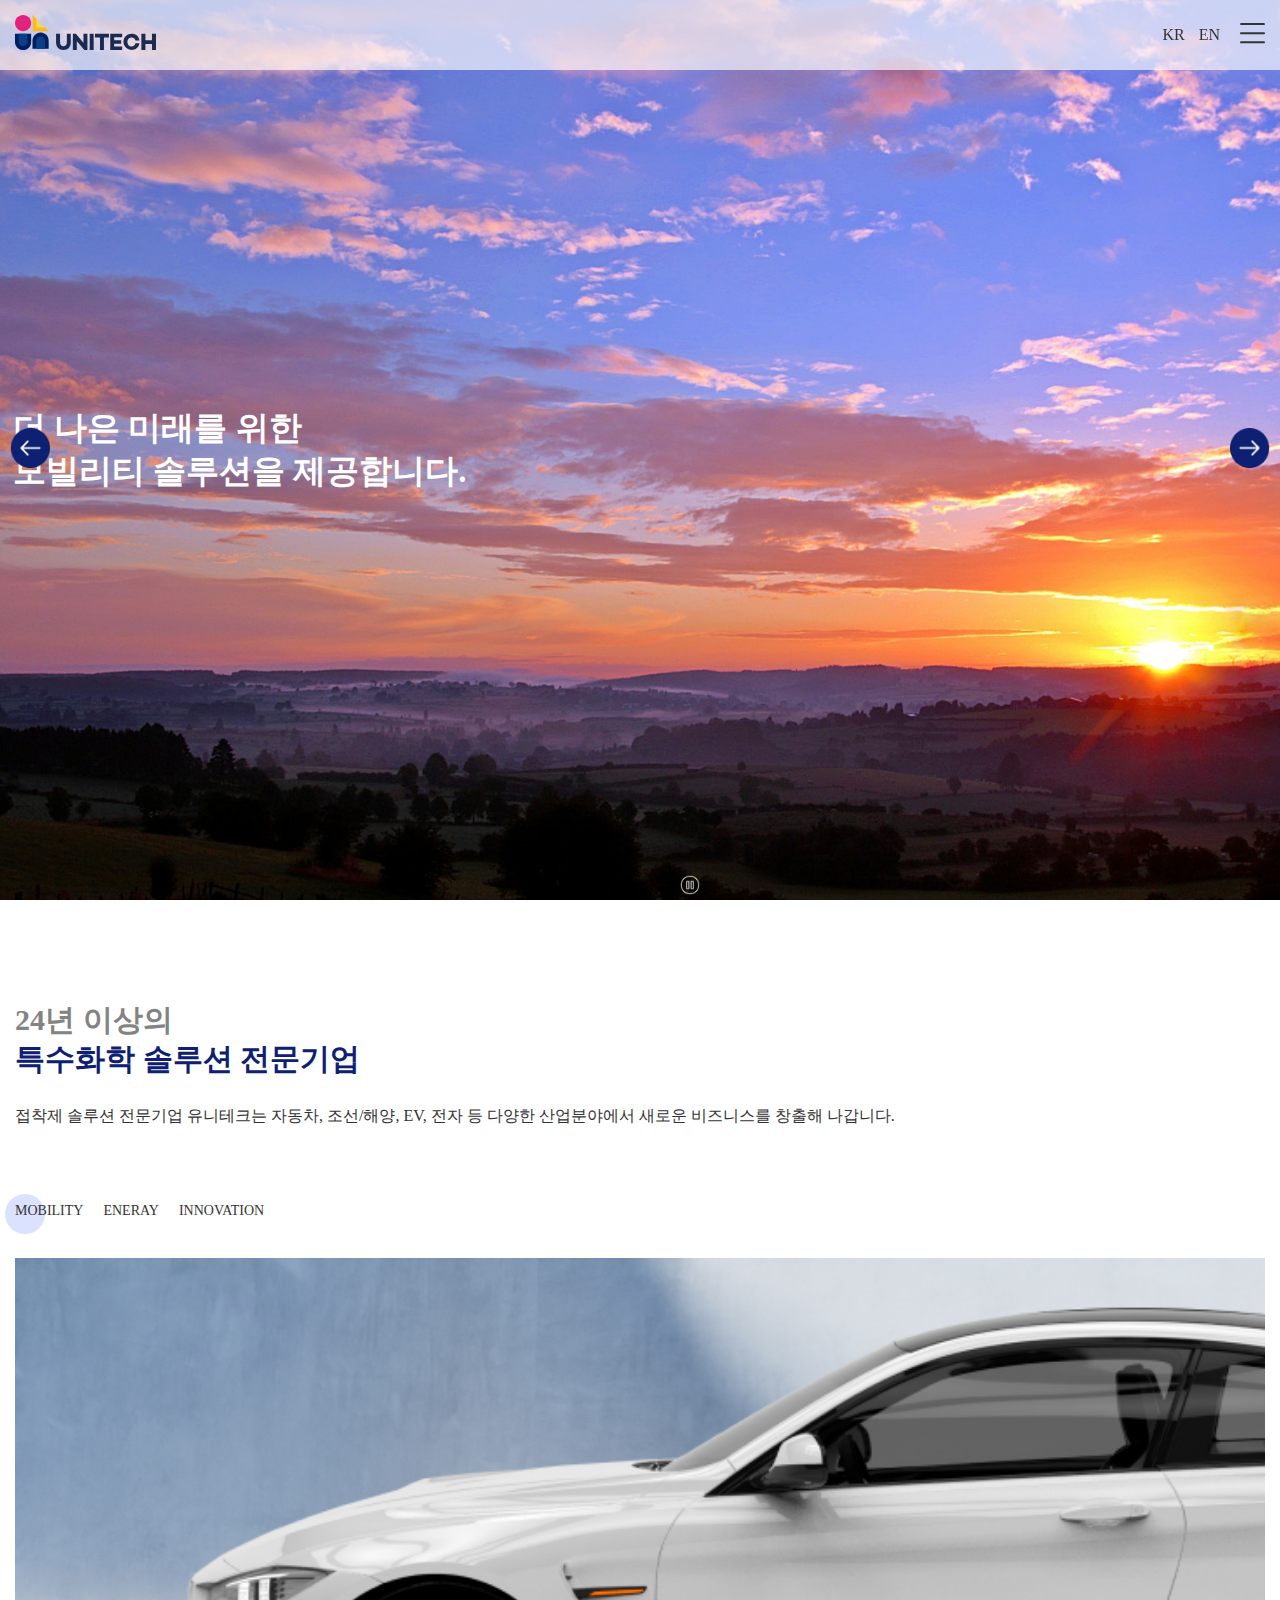
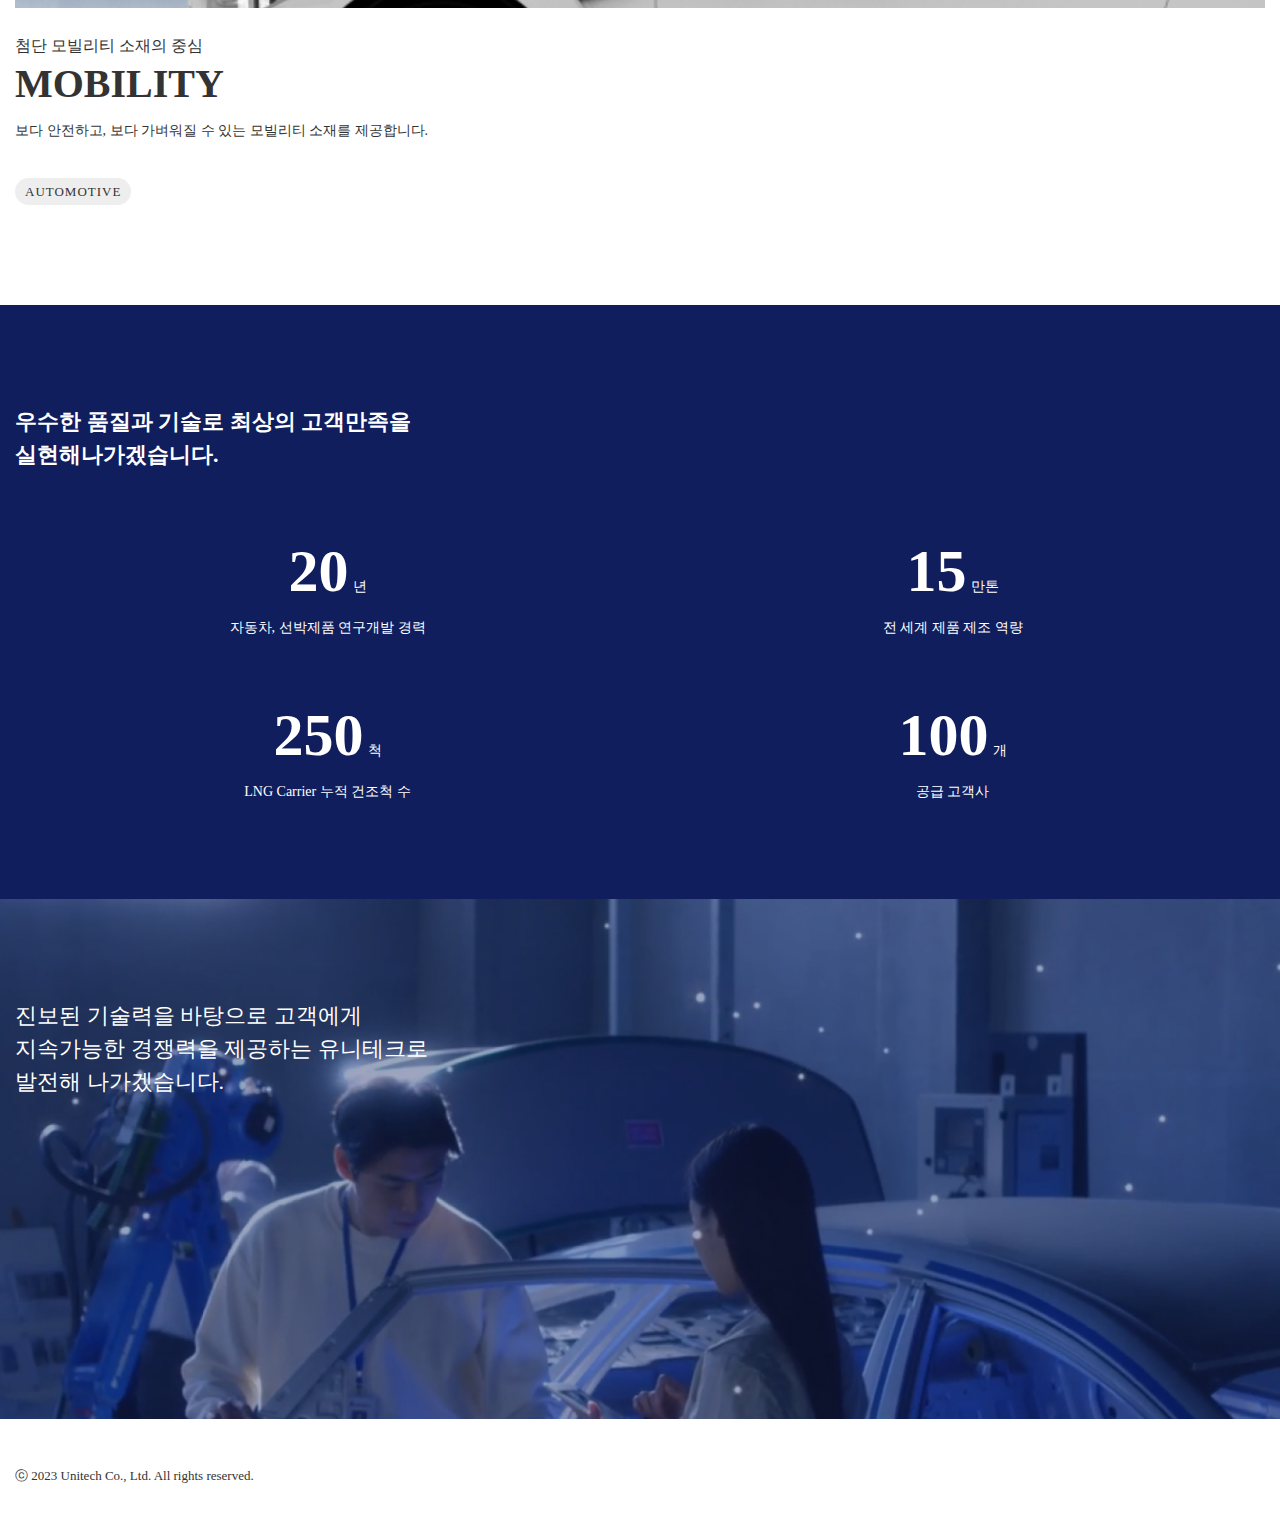
<file: unitech/html/index.html>
<!DOCTYPE html>
<html lang="ko">

<head>
    <meta charset="UTF-8">
    <meta http-equiv="X-UA-Compatible" content="IE=edge">
    <meta name="viewport" content="width=device-width, initial-scale=1.0">
    <title>유니테크</title>
    <!-- Link Swiper's CSS -->
    <link rel="stylesheet" href="https://cdn.jsdelivr.net/npm/swiper@9/swiper-bundle.min.css" />
    <link href="css/유니테크실습.css" rel="stylesheet">

    <!-- jquery -->
    <script src="https://cdnjs.cloudflare.com/ajax/libs/jquery/3.6.4/jquery.min.js"
        integrity="sha512-pumBsjNRGGqkPzKHndZMaAG+bir374sORyzM3uulLV14lN5LyykqNk8eEeUlUkB3U0M4FApyaHraT65ihJhDpQ=="
        crossorigin="anonymous" referrerpolicy="no-referrer"></script>

    <!-- Swiper JS -->
    <script src="https://cdn.jsdelivr.net/npm/swiper@9/swiper-bundle.min.js"></script>

    <script>
        $(function () {
            var swiper = new Swiper(".mySwiper", {
                spaceBetween: 30,
                centeredSlides: true,
                autoplay: {
                    delay: 2500,
                    disableOnInteraction: false,
                },
                pagination: {
                    el: ".swiper-pagination",
                    clickable: true,
                },
                navigation: {
                    nextEl: ".swiper-button-next",
                    prevEl: ".swiper-button-prev",
                },
            });//swiper end

            $('.swiper-play').click(function () {
                swiper.autoplay.start();
            })
        

    
            let cont01 = document.getElementsByClassName('cont01')[0];
            let menuBtn = cont01.getElementsByTagName('li');
            let cont01List = cont01.getElementsByClassName('item');
            let title = cont01.getElementsByClassName('title')[0];
            let cont02 = document.getElementsByClassName('cont02')[0];
            let h3 = cont02.getElementsByTagName('h3')[0];
            for (let i = 0; i < menuBtn.length; i++) {
                menuBtn[i].onclick = function () {
                    //menuBtn에 [i]를 붙이는 이유:
                    //menuBtn에 해당하는 i가 여러개라서 지정해줘야함
                    cont01List[0].classList.remove('on')
                    cont01List[1].classList.remove('on')
                    cont01List[2].classList.remove('on')

                    cont01List[i].classList.add('on')

                    menuBtn[0].classList.remove('on')
                    menuBtn[1].classList.remove('on')
                    menuBtn[2].classList.remove('on')

                    menuBtn[i].classList.add('on')
                }
            }
            let play = document.getElementsByClassName('swiper-play')[0];
            let stop = document.getElementsByClassName('swiper-stop')[0];
            play.style.display = 'none';
            stop.onclick = function () {
                swiper.autoplay.stop();
                if(play.style.display == 'none') {
                    play.style.display = 'block';
                    stop.style.display = 'none';
                }
                play.onclick = function () {
                    swiper.autoplay.start();
                    if(stop.style.display == 'none') {
                        stop.style.display = 'block';
                        play.style.display = 'none';
                    }
                }
            }
            //cont01 title
            window.onscroll = function () {
                let scrollBar = window.scrollY;
                console.log(scrollBar);
                console.log(title.offsetTop); 
                //console은 테스트하는거 의미X 
                // 스크롤바, offsettop수치 확인하는것
                if (cont01.offsetTop / 2 < scrollBar) {
                    title.classList.add('on');
                } else {
                    title.classList.remove('on');
                }
            
                if (cont02.offsetTop / 2 < scrollBar) {
                    h3.classList.add('on');
                } else {
                    h3.classList.remove('on');
                }
                 
            }
            
      
    })

    </script>
</head>

<body>
    <header>
        <div class="inner">
            <h1>
                <a href="#">
                    <img src="img/logo_color.svg" alt="로고" />
                </a>
            </h1>
            <div class="menu_list">
                <div class="menu_left">
                    <a href="#">KR</a>
                    <a href="#">EN</a>
                </div><!-- .menu_left end -->
                <a href="#">
                    <img src="img/menu.png" alt="메뉴 아이콘" />
                </a>
            </div><!-- .menu_list end -->
        </div><!-- .inner end -->
    </header>

    <main>
        <!-- Swiper -->
        <div class="swiper mySwiper">
            <div class="swiper-wrapper">
                <div class="swiper-slide">
                    <img src="img/img1.jpg" alt="" />
                    <div class="inner">
                        <h2>
                            더 나은 미래를 위한<br />
                            모빌리티 솔루션을 제공합니다.
                        </h2>
                    </div><!-- .inner end -->
                </div><!-- .swiper-slide end / 1-->
                <div class="swiper-slide">
                    <img src="img/img2.jpg" alt="" />
                    <div class="inner">
                        <h2>
                            더 나은 미래를 위한<br />
                            모빌리티 솔루션을 제공합니다.
                        </h2>
                    </div><!-- .inner end -->
                </div><!-- .swiper-slide end / 2-->
                <div class="swiper-slide">
                    <img src="img/img3.jpg" alt="" />
                    <div class="inner">
                        <h2>
                            더 나은 미래를 위한<br />
                            모빌리티 솔루션을 제공합니다.
                        </h2>
                    </div><!-- .inner end -->
                </div><!-- .swiper-slide end / 3-->

            </div>
            <div class="swiper-button-next"></div>
            <div class="swiper-button-prev"></div>
            <div class="swiper-pagination"></div>

            <!-- 정지 재생 추가 -->
            <div class="swiper_control">
                <div class="swiper-play">
                    <img src="img/play.png" alt="재생" />
                </div><!-- swiper-play end -->
                <div class="swiper-stop">
                    <img src="img/stop.png" alt="정지" />
                </div><!-- swiper-stop end -->
            </div><!-- .swiper_control end -->
        </div>
    </main>

    <section class="cont01">
        <div class="inner">
            <div class="title on">
                <h3><span>24년 이상의</span>
                    특수화학 솔루션 전문기업</h3>
                <p>접착제 솔루션 전문기업 유니테크는 자동차, 조선/해양, EV, 전자 등 다양한 산업분야에서 새로운 비즈니스를 창출해 나갑니다.</p>
            </div><!-- .title end -->
            <div class="list">
                <ul class="menu">
                    <li class="on">MOBILITY</li>
                    <li>ENERAY</li>
                    <li>INNOVATION</li>
                </ul><!-- .menu end -->
                <div class="item on">
                    <figure>
                        <img src="img/img4.jpg" alt="" />
                    </figure>
                    <div>
                        <span>
                            첨단 모빌리티 소재의 중심
                        </span>
                        <h4>MOBILITY</h4>
                        <p>보다 안전하고, 보다 가벼워질 수 있는 모빌리티 소재를 제공합니다.</p>
                        <a href="#">AUTOMOTIVE</a>
                    </div>
                </div><!-- .item end 1-->
                <div class="item">
                    <figure>
                        <img src="img/img5.jpg" alt="" />
                    </figure>
                    <div>
                        <span>
                            지속가능한 에너지 솔루션
                        </span>
                        <h4>ENERGY</h4>
                        <p>독창적인 기술력과 우수한 품질로 지속가능한 에너지 솔루션을 제안합니다.
                        </p>
                        <a href="#">LNG CARRIER</a>
                        <a href="#">BATTERY</a>
                    </div>
                </div><!-- .item end 2-->
                <div class="item">
                    <figure>
                        <img src="img/img6.jpg" alt="" />
                    </figure>
                    <div>
                        <span>
                            미래 혁신 소재 구현
                        </span>
                        <h4>INNOVATION</h4>
                        <p>극한의 환경에도 적용할 수 있는 첨단 접착 소재를 구현합니다.</p>
                        <a href="#">ELECTRONICS</a>
                        <a href="#">AEROSPACE</a>
                    </div>
                </div><!-- .item end 3-->
            </div><!-- .list end -->


        </div><!-- .inner end -->
    </section><!-- .cont01 end -->
    <section class="cont02">
        <div class="inner">
            <h3 class="on">우수한 품질과 기술로 최상의 고객만족을<br />
                실현해나가겠습니다.</h3>
            <div class="text_list">
                <div>
                    <strong>20</strong>
                    <span>년</span>
                    <p>자동차, 선박제품 연구개발 경력</p>
                </div>
                <div>
                    <strong>15</strong>
                    <span>만톤</span>
                    <p>전 세계 제품 제조 역량</p>
                </div>
                <div>
                    <strong>250</strong>
                    <span>척</span>
                    <p>LNG Carrier 누적 건조척 수</p>
                </div>
                <div>
                    <strong>100</strong>
                    <span>개</span>
                    <p>공급 고객사</p>
                </div>

            </div><!-- .text_list end -->
        </div><!-- .inner end -->
        <div class="text_end">
            <p>진보된 기술력을 바탕으로 고객에게<br />
                지속가능한 경쟁력을 제공하는 유니테크로<br />
                발전해 나가겠습니다.</p>
        </div><!-- .text_end end -->

    </section><!-- .cont02 end -->
    <footer>
        <div class="inner">
            <p>ⓒ 2023 Unitech Co., Ltd. All rights reserved.</p>
        </div>
    </footer>
</body>

</html>
<!-- https://jwebdew.github.io/20230418/# -->
</file>
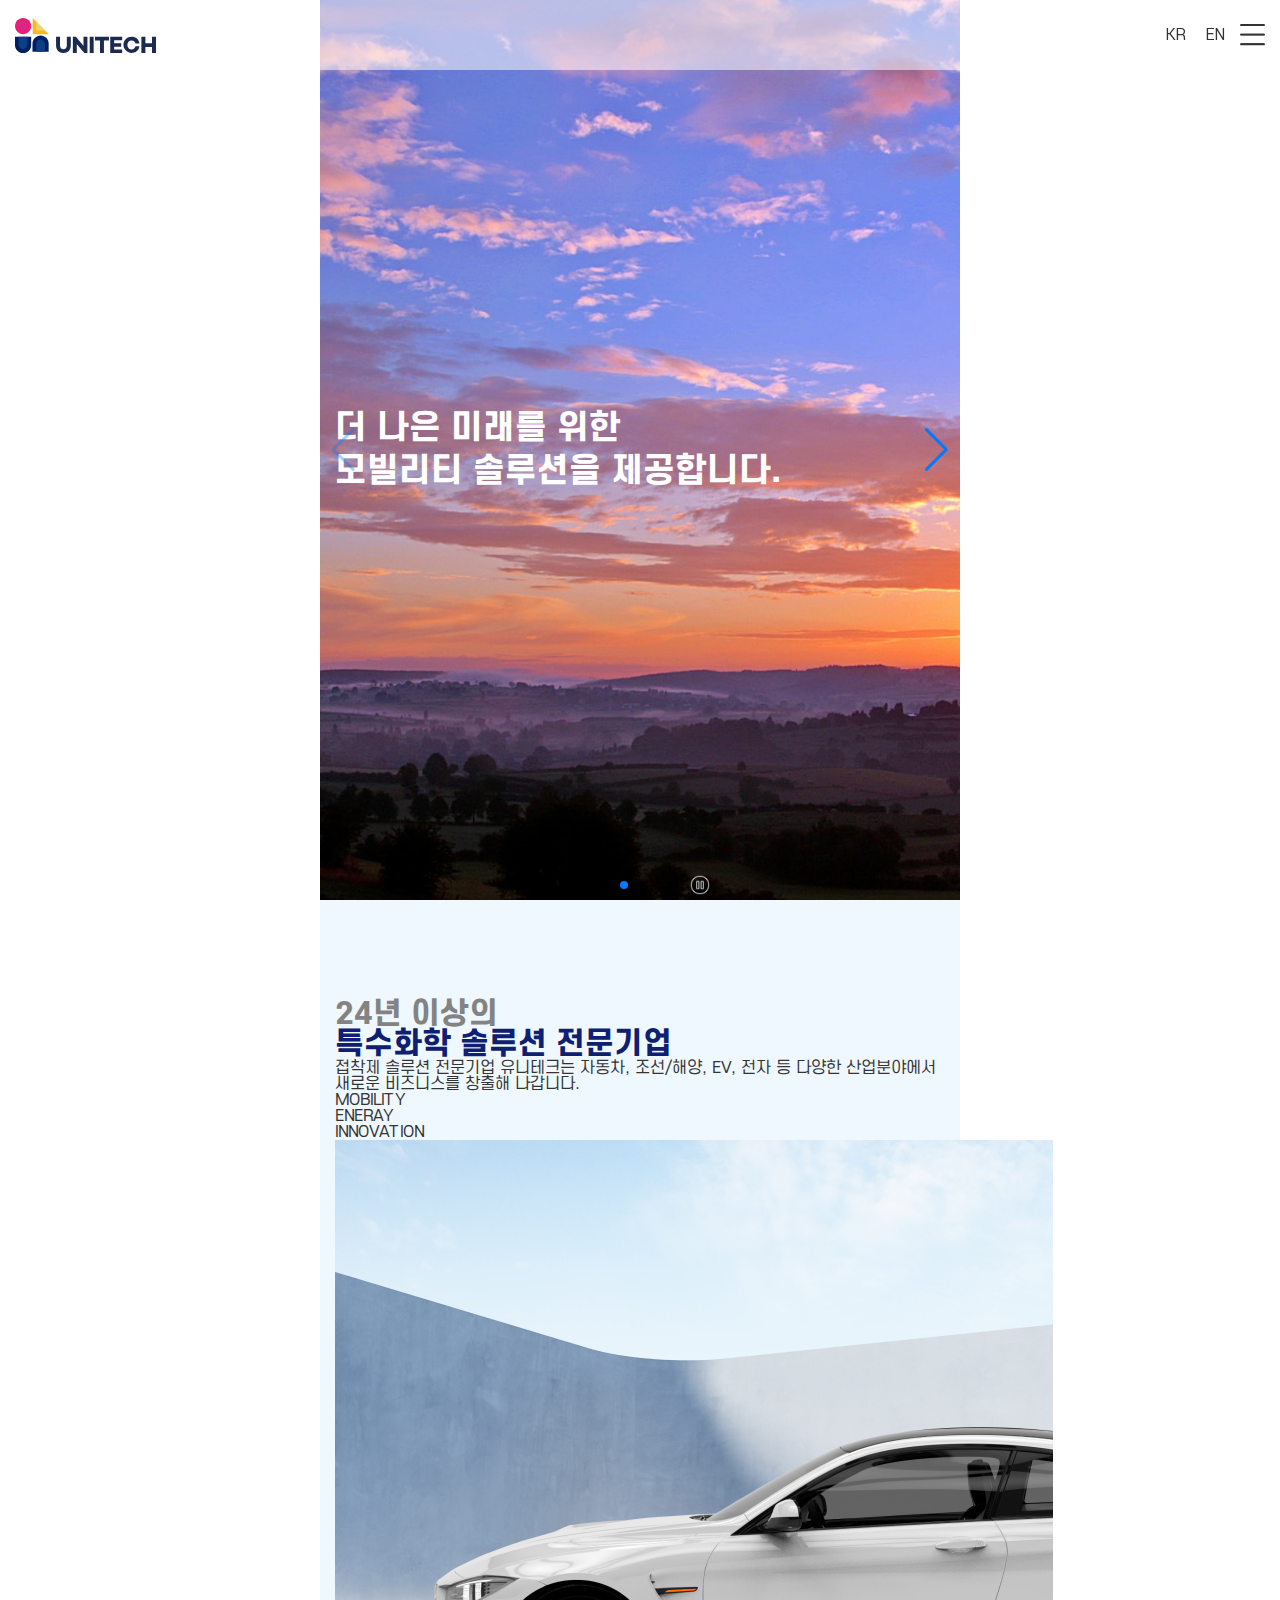
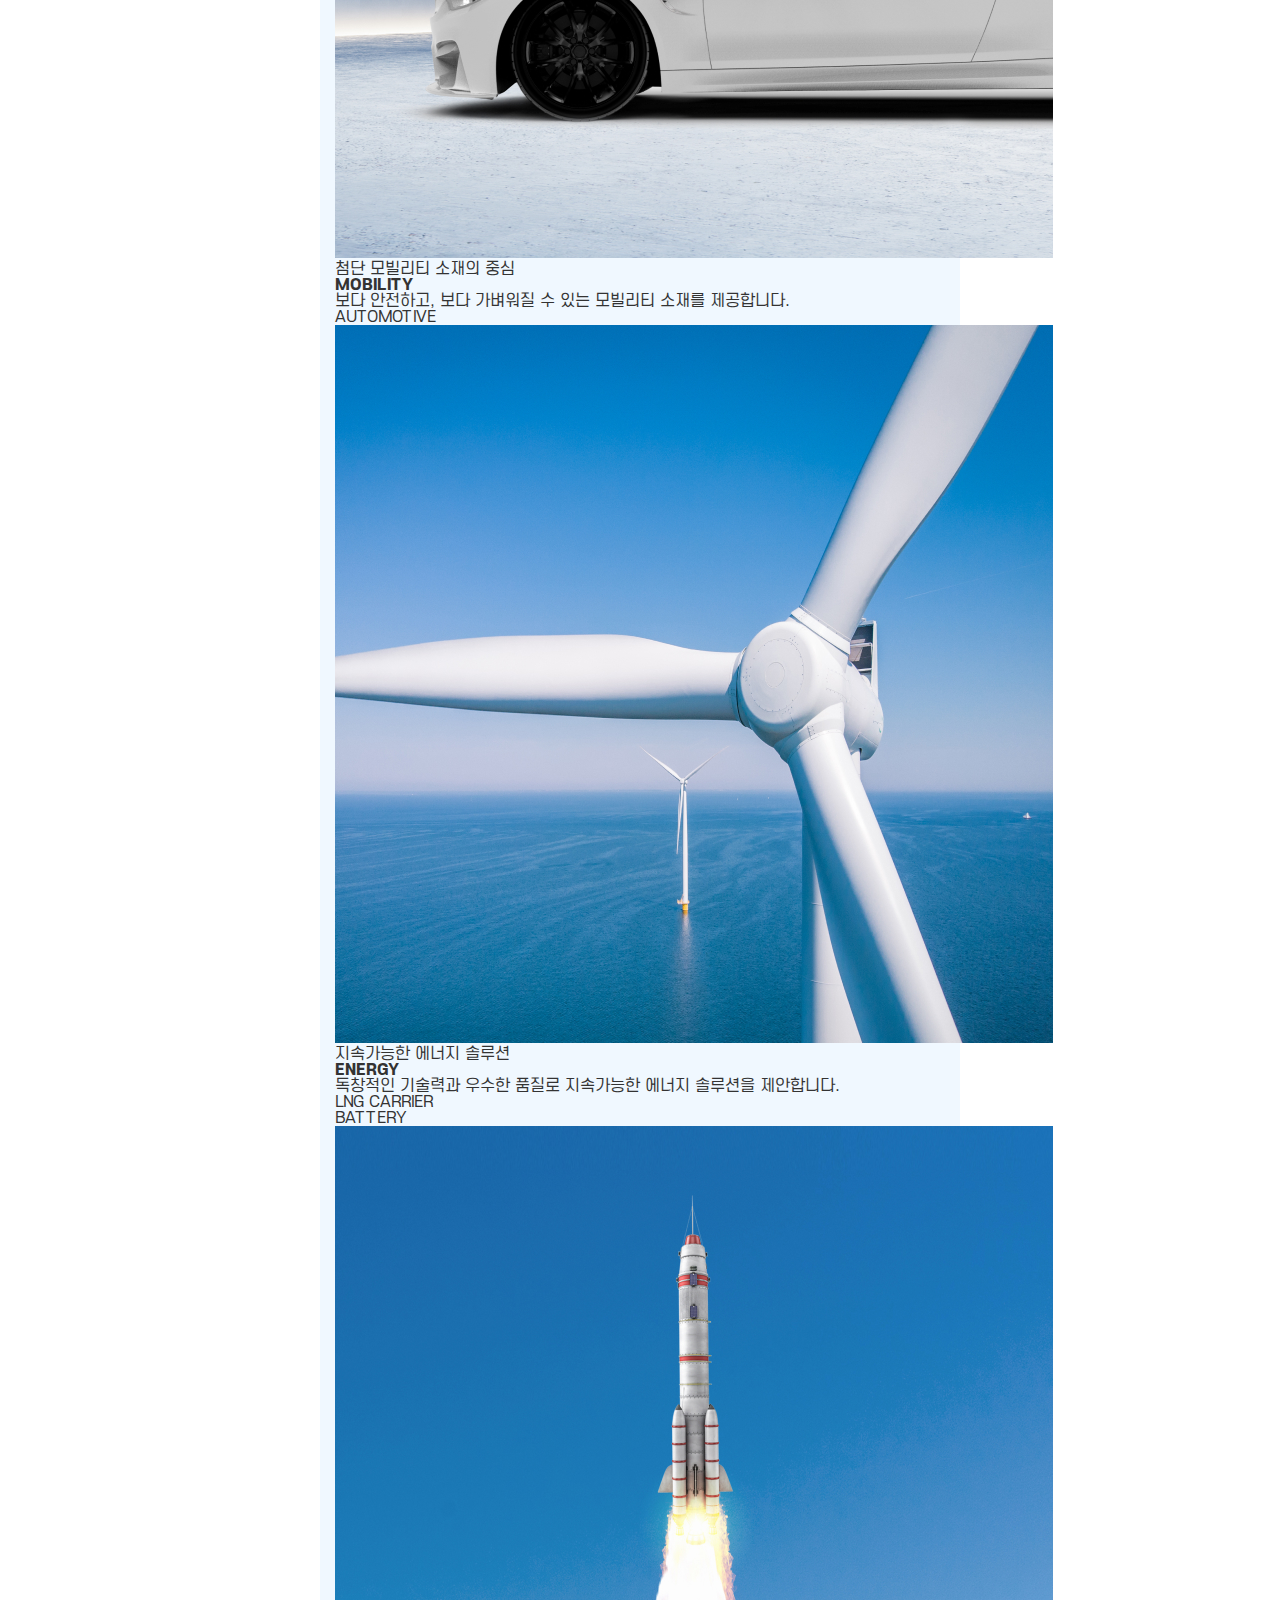
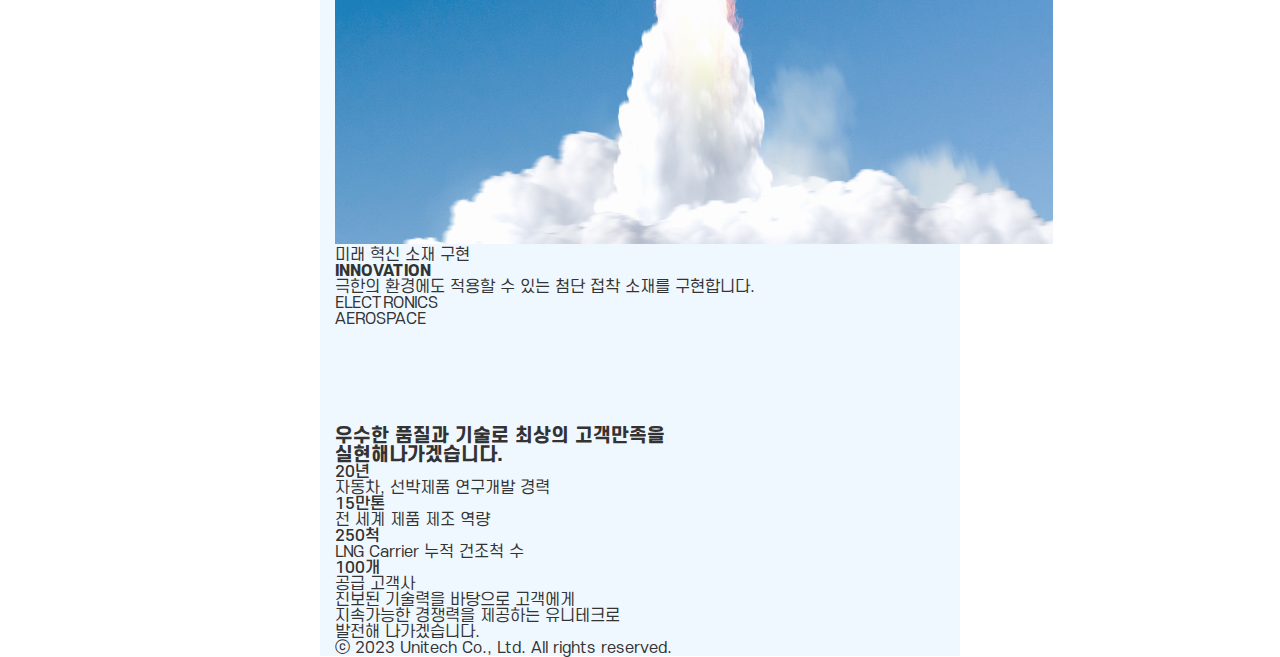
<file: sub/unitech/html/index.html>
<!DOCTYPE html>
<html lang="ko">

<head>
    <meta charset="UTF-8">
    <meta http-equiv="X-UA-Compatible" content="IE=edge">
    <meta name="viewport" content="width=device-width, initial-scale=1.0">
    <title>유니테크 변형</title>
    <!-- swiper css -->
    <link rel="stylesheet" href="https://cdn.jsdelivr.net/npm/swiper@9/swiper-bundle.min.css" />

    <link href="css/main.css" rel="stylesheet">

    <!-- swiper js -->
    <script src="https://cdn.jsdelivr.net/npm/swiper@9/swiper-bundle.min.js"></script>

    <script>
        /* swiper autoplay */
        window.onload = function () {
            var swiper = new Swiper(".main_visual", {
                spaceBetween: 30,
                centeredSlides: true,
                autoplay: {
                    delay: 2500,
                    disableOnInteraction: false,
                },
                pagination: {
                    el: ".swiper-pagination",
                    clickable: true,
                },
                navigation: {
                    nextEl: ".swiper-button-next",
                    prevEl: ".swiper-button-prev",
                },
            });

            let play = document.getElementsByClassName('swiper-play')[0];
            let stop = document.getElementsByClassName('swiper-stop')[0];
            play.style.display = 'none';
            /* 작성 후 초기값 display none 나오는지 확인 후 뒤에 이어서 작성 */
            stop.onclick = function() {
                swiper.autoplay.stop();
                if(play.style.display == 'none') {
                    play.style.display = 'block';
                    stop.style.display = 'none';
                }
                play.onclick = function () {
                    swiper.autoplay.start();
                    if(stop.style.display == 'none') {
                        stop.style.display = 'block';
                        play.style.display = 'none';
                    }
                } //실행이안될때 해당이미지에 검사창켰을때 해당이미지만 잡고있는지,
                 //그 위에 부모를 잡고있는지 보고 부모랑 자식이미지 비교해서 z-index 값이 부모값이
                 //더 작아서 실행안된거니 더 높게 잡아준다
                

            }




        } //window.onload
        /* 스와이퍼 이름(new swiper ("!"))이랑 내가 작성한 
        구조상이름이랑 같아야 스와이퍼재생됨 */
    </script>
</head>

<body>
    <div id="wrap">
        <header>
            <div class="inner">
                <h1>
                    <a href="#">
                        <img src="img/logo_color.svg" alt="유니테크" />
                    </a>
                </h1>
                <div class="menu_list">
                    <ul class="lang_list">
                        <li><a href="sub/sub01.html">KR</a></li>
                        <li><a href="#">EN</a></li>
                    </ul><!-- .lang_list end -->
                    <img src="img/menu.png" alt="메뉴보기" />
                </div><!-- .menu end -->
                <nav>
                    <div class="close">
                        <img src="img/close.png" alt="메뉴닫기" />
                    </div><!-- .menu end -->
                    <ul class="gnb">
                        <li class="depth01">
                            <a href="#">사업분야</a>
                            <ul class="depth02">
                                <li><a href="#">OVERVIEW</a></li>
                                <li><a href="#">MOBILITY</a></li>
                                <li><a href="#">ENERGY</a></li>
                                <li><a href="#">INNOVATION</a></li>
                            </ul><!-- .depth02 end -->
                        </li><!-- .depth01 end -->
                        <li class="depth01">
                            <a href="#">브랜드</a>
                            <ul class="depth02">
                                <li><a href="#">OVERVIEW</a></li>
                                <li><a href="#">UniCore</a></li>
                                <li><a href="#">UniShield</a></li>
                                <li><a href="#">UniStrong</a></li>
                                <li><a href="#">UniPad</a></li>
                                <li><a href="#">ULBM Series</a></li>
                                <li><a href="#">UEA Series</a></li>
                                <li><a href="#">UniChock</a></li>
                                <li><a href="#">UniLight</a></li>
                            </ul><!-- .depth02 end -->
                        </li><!-- .depth01 end -->
                        <li class="depth01">
                            <a href="#">기업소개</a>
                            <ul class="depth02">
                                <li><a href="#">기업소개</a></li>
                                <li><a href="#">연혁/수상인증</a></li>
                                <li><a href="#">R&D</a></li>
                                <li><a href="#">사업장</a></li>
                                <li><a href="#">Corporate Identity</a></li>
                                <li><a href="#">Uni-in</a></li>
                            </ul><!-- .depth02 end -->
                        </li><!-- .depth01 end -->
                        <li class="depth01">
                            <a href="#">지속가능경영</a>
                            <ul class="depth02">
                                <li><a href="#">지속가능경영</a></li>
                            </ul><!-- .depth02 end -->
                        </li><!-- .depth01 end -->

                        <li class="depth01">
                            <a href="#">홍보센터</a>
                            <ul class="depth02">
                                <li><a href="#">NEWS</a></li>
                                <li><a href="#">홍보영상</a></li>
                                <li><a href="#">기업소개서</a></li>
                            </ul><!-- .depth02 end -->
                        </li><!-- .depth01 end -->

                        <li class="depth01">
                            <a href="#">고객문의</a>
                            <ul class="depth02">
                                <li><a href="#">고객문의</a></li>
                            </ul><!-- .depth02 end -->
                        </li><!-- .depth01 end -->
                    </ul>
                </nav><!-- .gnb end -->
            </div><!-- inner end -->
        </header>

        <main>
            <!-- Swiper -->
            <section class="swiper main_visual">
                <div class="swiper-wrapper">
                    <div class="swiper-slide">
                        <img src="img/visual0.jpg" alt="" />
                        <div class="inner">
                            <h2>더 나은 미래를 위한<br />모빌리티 솔루션을 제공합니다.</h2>
                        </div>
                    </div> <!-- 1 -->

                    <div class="swiper-slide">
                        <img src="img/visual1.jpg" alt="" />
                        <div class="inner">
                            <h2>더 나은 미래를 위한<br />모빌리티 솔루션을 제공합니다.</h2>
                        </div>
                    </div> <!-- 2 -->

                    <div class="swiper-slide">
                        <img src="img/visual2.jpg" alt="" />
                        <div class="inner">
                            <h2>더 나은 미래를 위한<br />모빌리티 솔루션을 제공합니다.</h2>
                        </div>
                    </div> <!-- 3 -->
                </div>
                <div class="swiper-button-next"></div>
                <div class="swiper-button-prev"></div>
                <div class="swiper-pagination"></div> 
                <!--swiper-pagination과 재생정지버튼을 한그룸으로
                묶는게 좋다  -->

                <!-- 정지 재생 추가 -->
                <div class="swiper_control">
                    <div class="swiper-play"><img src="img/play.png" alt="재생"></div>
                    <div class="swiper-stop"><img src="img/stop.png" alt="정지"></div>
                </div>

            </section>
            <section class="business">
                <div class="inner">
                    <div class="title">
                        <h3><span>24년 이상의</span>특수화학 솔루션 전문기업</h3>
                        <p>접착제 솔루션 전문기업 유니테크는 자동차, 조선/해양, EV, 전자 등 다양한 산업분야에서 새로운
                            비즈니스를 창출해 나갑니다.</p>
                    </div><!-- .title end -->
                    <div class="list">
                        <ul class="business_menu">
                            <li class="on">MOBILITY</li>
                            <li>ENERAY</li>
                            <li>INNOVATION</li>
                        </ul><!-- business_menu end -->
                        <div class="item on">
                            <figure>
                                <img src="img/business_slide_img.jpg" alt="" />
                            </figure>
                            <div>
                                <span>첨단 모빌리티 소재의 중심</span>
                                <h4>MOBILITY</h4>
                                <p>보다 안전하고, 보다 가벼워질 수 있는 모빌리티 소재를 제공합니다.</p>
                                <ul>
                                    <li><a href="#">AUTOMOTIVE</a></li>
                                </ul>
                            </div>
                        </div><!-- .item end -->

                        <div class="item">
                            <figure>
                                <img src="img/business_slide_img2.jpg" alt="" />
                            </figure>
                            <div>
                                <span>지속가능한 에너지 솔루션</span>
                                <h4>ENERGY</h4>
                                <p>독창적인 기술력과 우수한 품질로 지속가능한 에너지 솔루션을 제안합니다.
                                </p>
                                <ul>
                                    <li><a href="#">LNG CARRIER</a></li>
                                    <li><a href="#">BATTERY</a></li>
                                </ul>
                            </div>
                        </div><!-- .item end -->

                        <div class="item">
                            <figure>
                                <img src="img/business_slide_img3.jpg" alt="" />
                            </figure>
                            <div>
                                <span>미래 혁신 소재 구현</span>
                                <h4>INNOVATION</h4>
                                <p>극한의 환경에도 적용할 수 있는 첨단 접착 소재를 구현합니다.</p>
                                <ul>
                                    <li><a href="#">ELECTRONICS</a></li>
                                    <li><a href="#">AEROSPACE</a></li>
                                </ul>
                            </div>
                        </div><!-- .item end -->
                    </div><!-- .list end -->
                </div><!-- .inner end -->
            </section><!-- .business end -->

            <section class="result">
                <div class="inner">
                    <h3>우수한 품질과 기술로 최상의 고객만족을<br />
                        실현해나가겠습니다.</h3>
                    <div class="text_list">
                        <div>
                            <strong>20<span>년</span></strong>
                            <p>자동차, 선박제품 연구개발 경력</p>
                        </div>

                        <div>
                            <strong>15<span>만톤</span></strong>
                            <p>전 세계 제품 제조 역량</p>
                        </div>

                        <div>
                            <strong>250<span>척</span></strong>
                            <p>LNG Carrier 누적 건조척 수</p>
                        </div>

                        <div>
                            <strong>100<span>개</span></strong>
                            <p>공급 고객사</p>
                        </div>
                    </div><!-- .text_list end -->

                </div><!-- .inner end -->
                <div class="result_text">
                    <p class="inner">진보된 기술력을 바탕으로 고객에게<br />
                        지속가능한 경쟁력을 제공하는 유니테크로<br />
                        발전해 나가겠습니다.</p>
                </div>
            </section><!-- result end -->
        </main>

        <footer>
            <p class="inner">ⓒ 2023 Unitech Co., Ltd. All rights reserved.</p>
        </footer>

    </div><!-- .wrap end -->
</body>

</html>
<!-- html 구조 작성시 연관된 아이들끼리 그룹시켜 묶어서 구조작성 -->
</file>
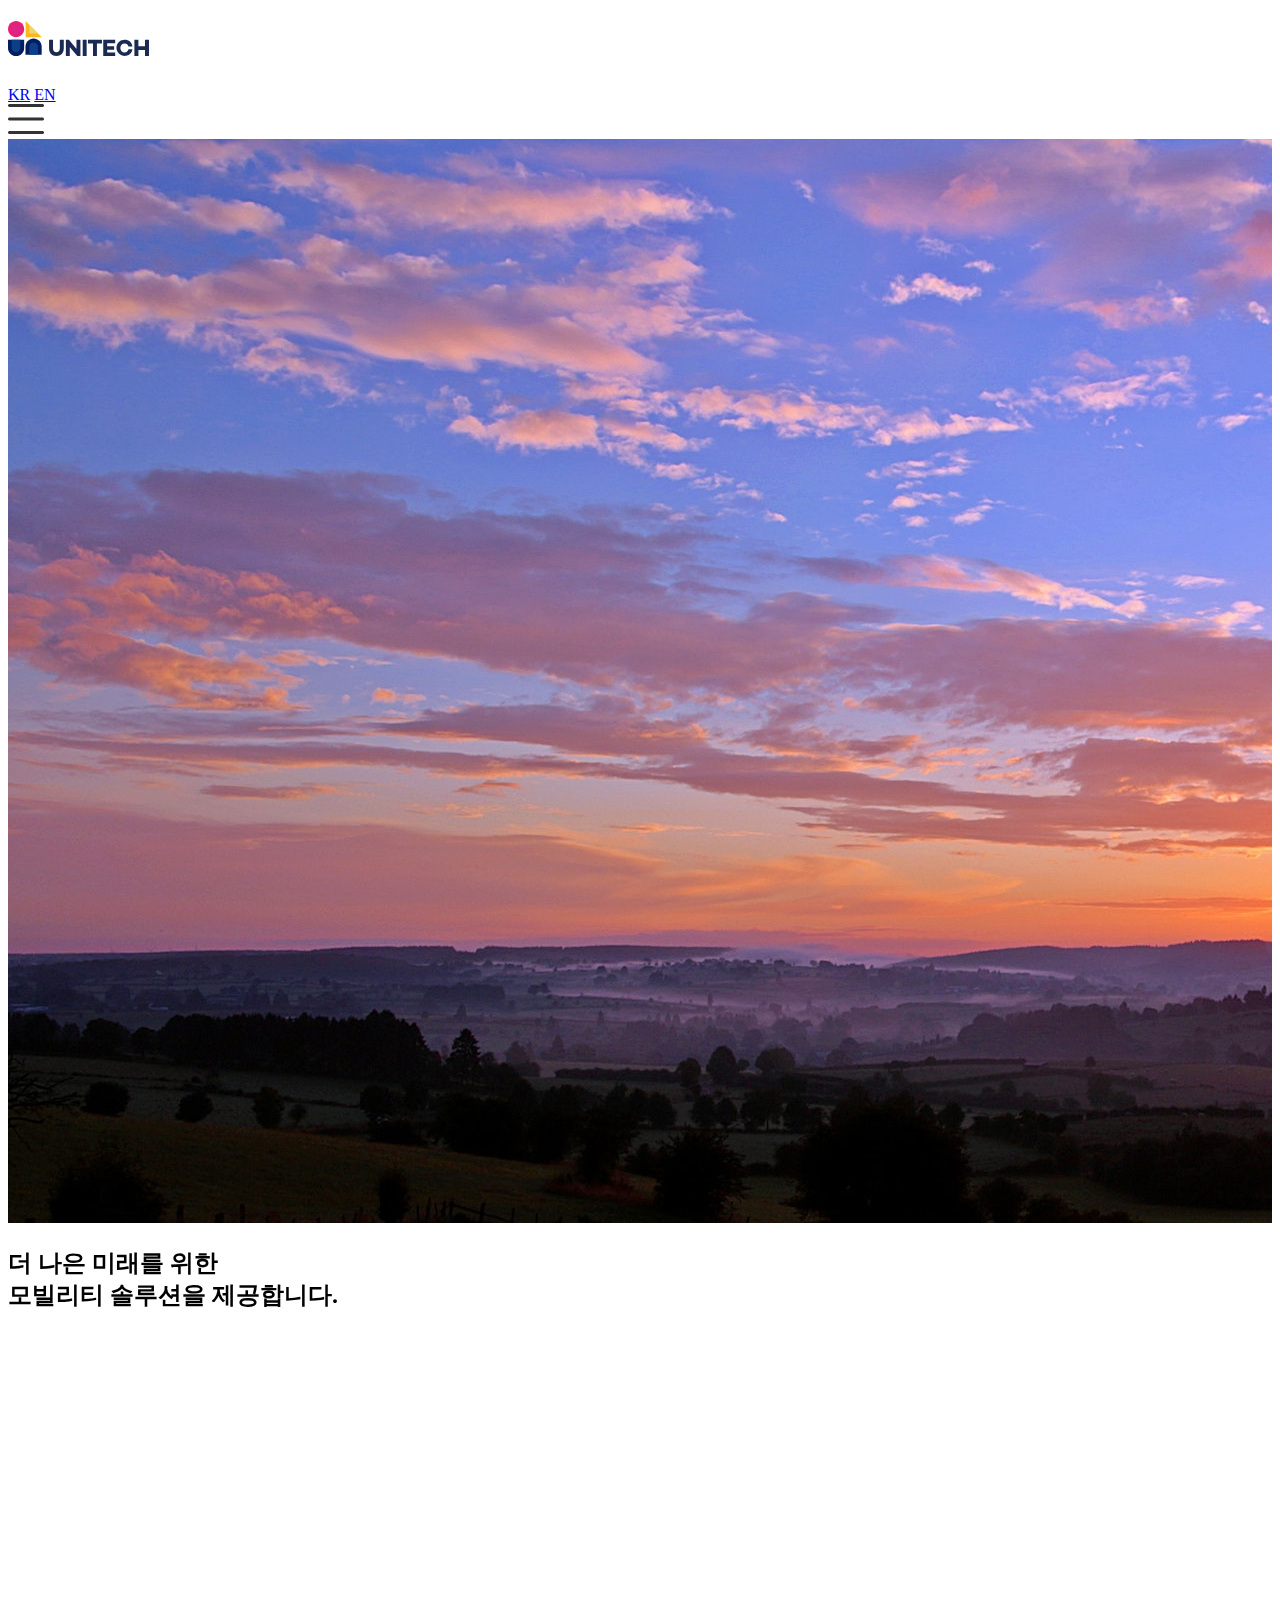
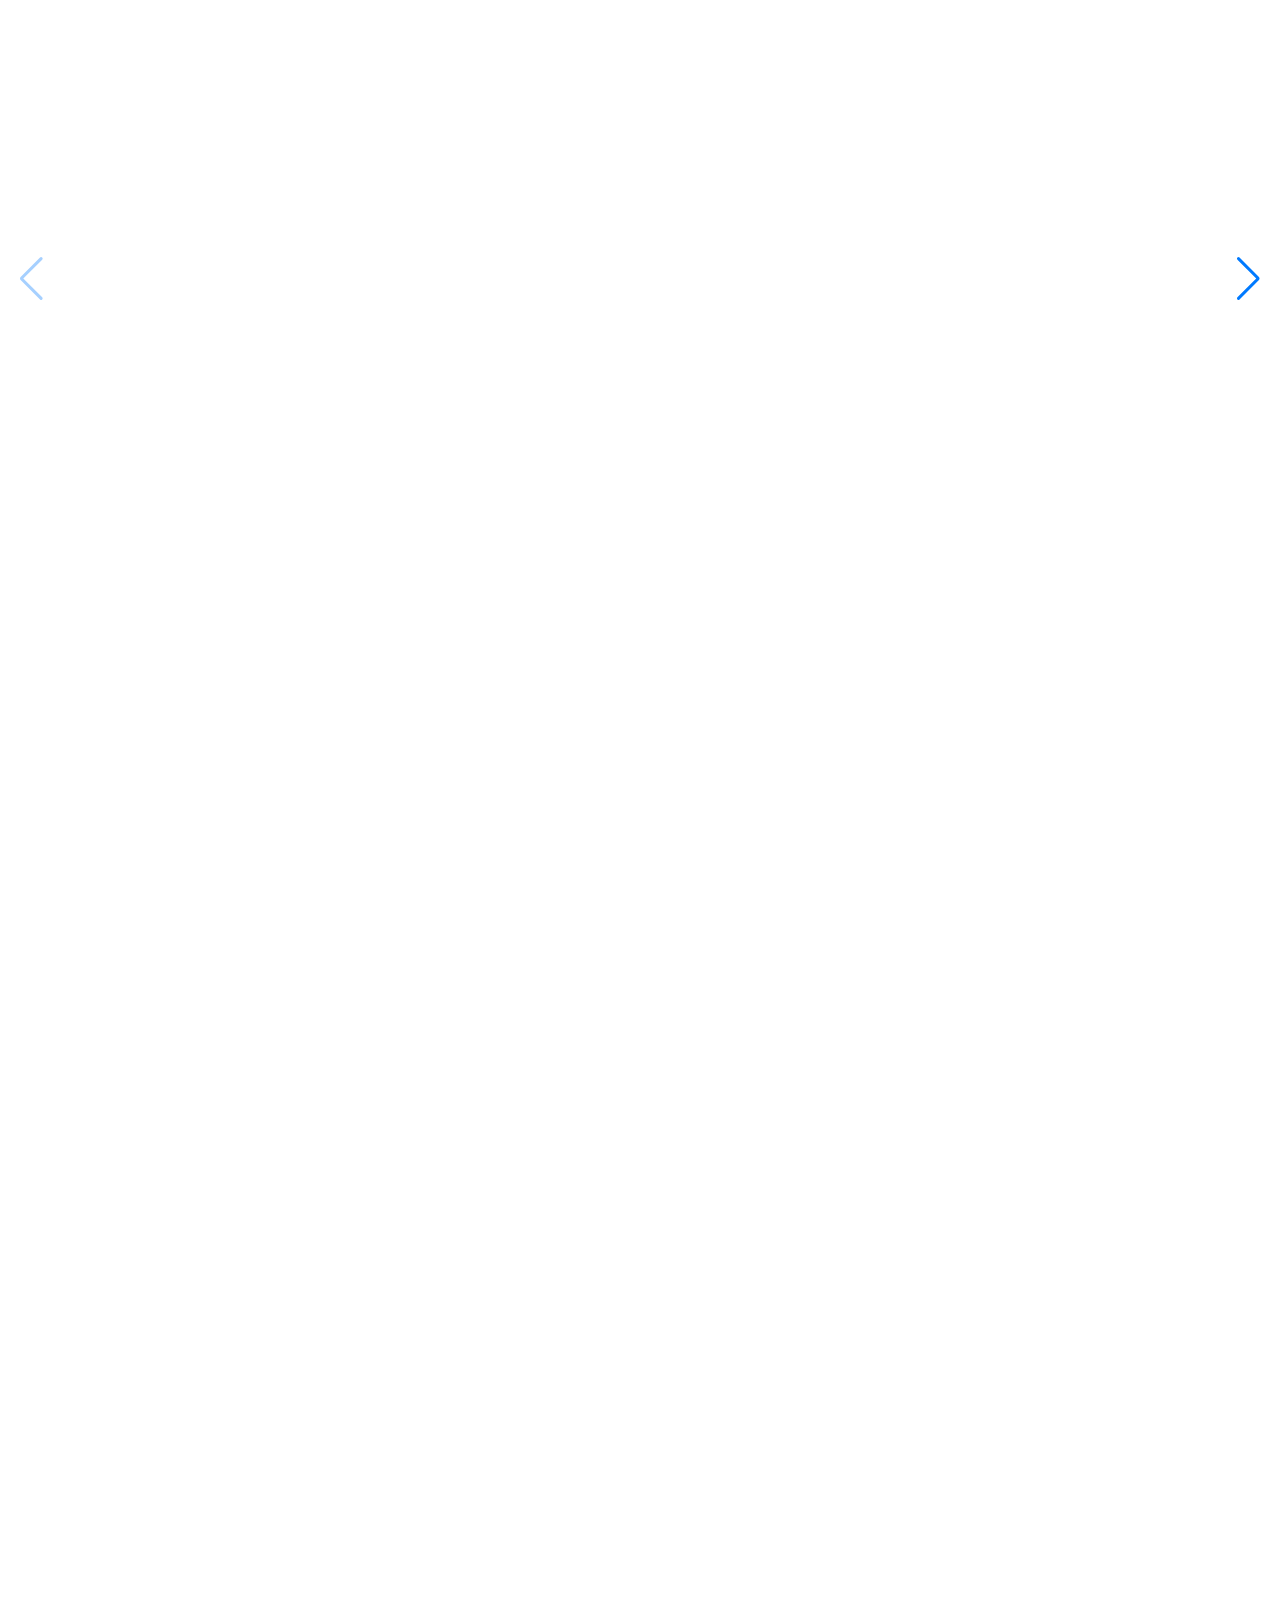
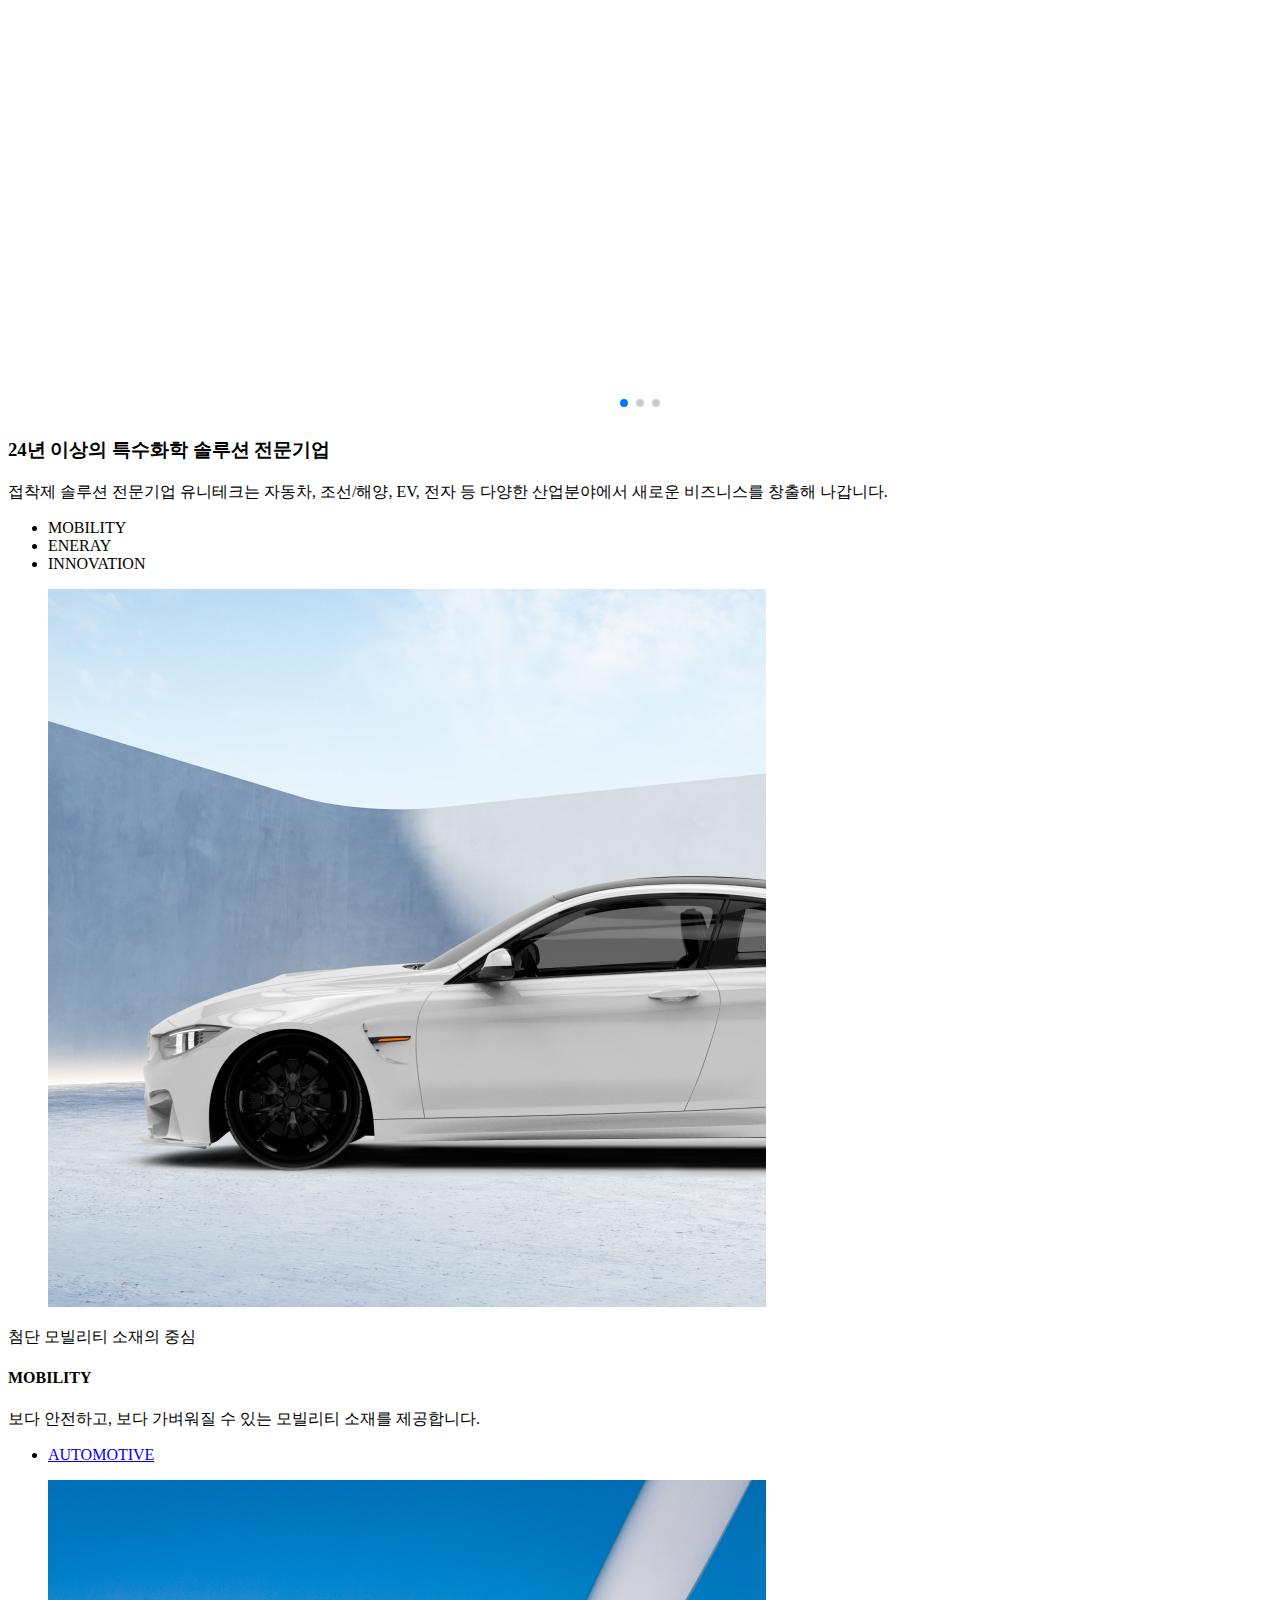
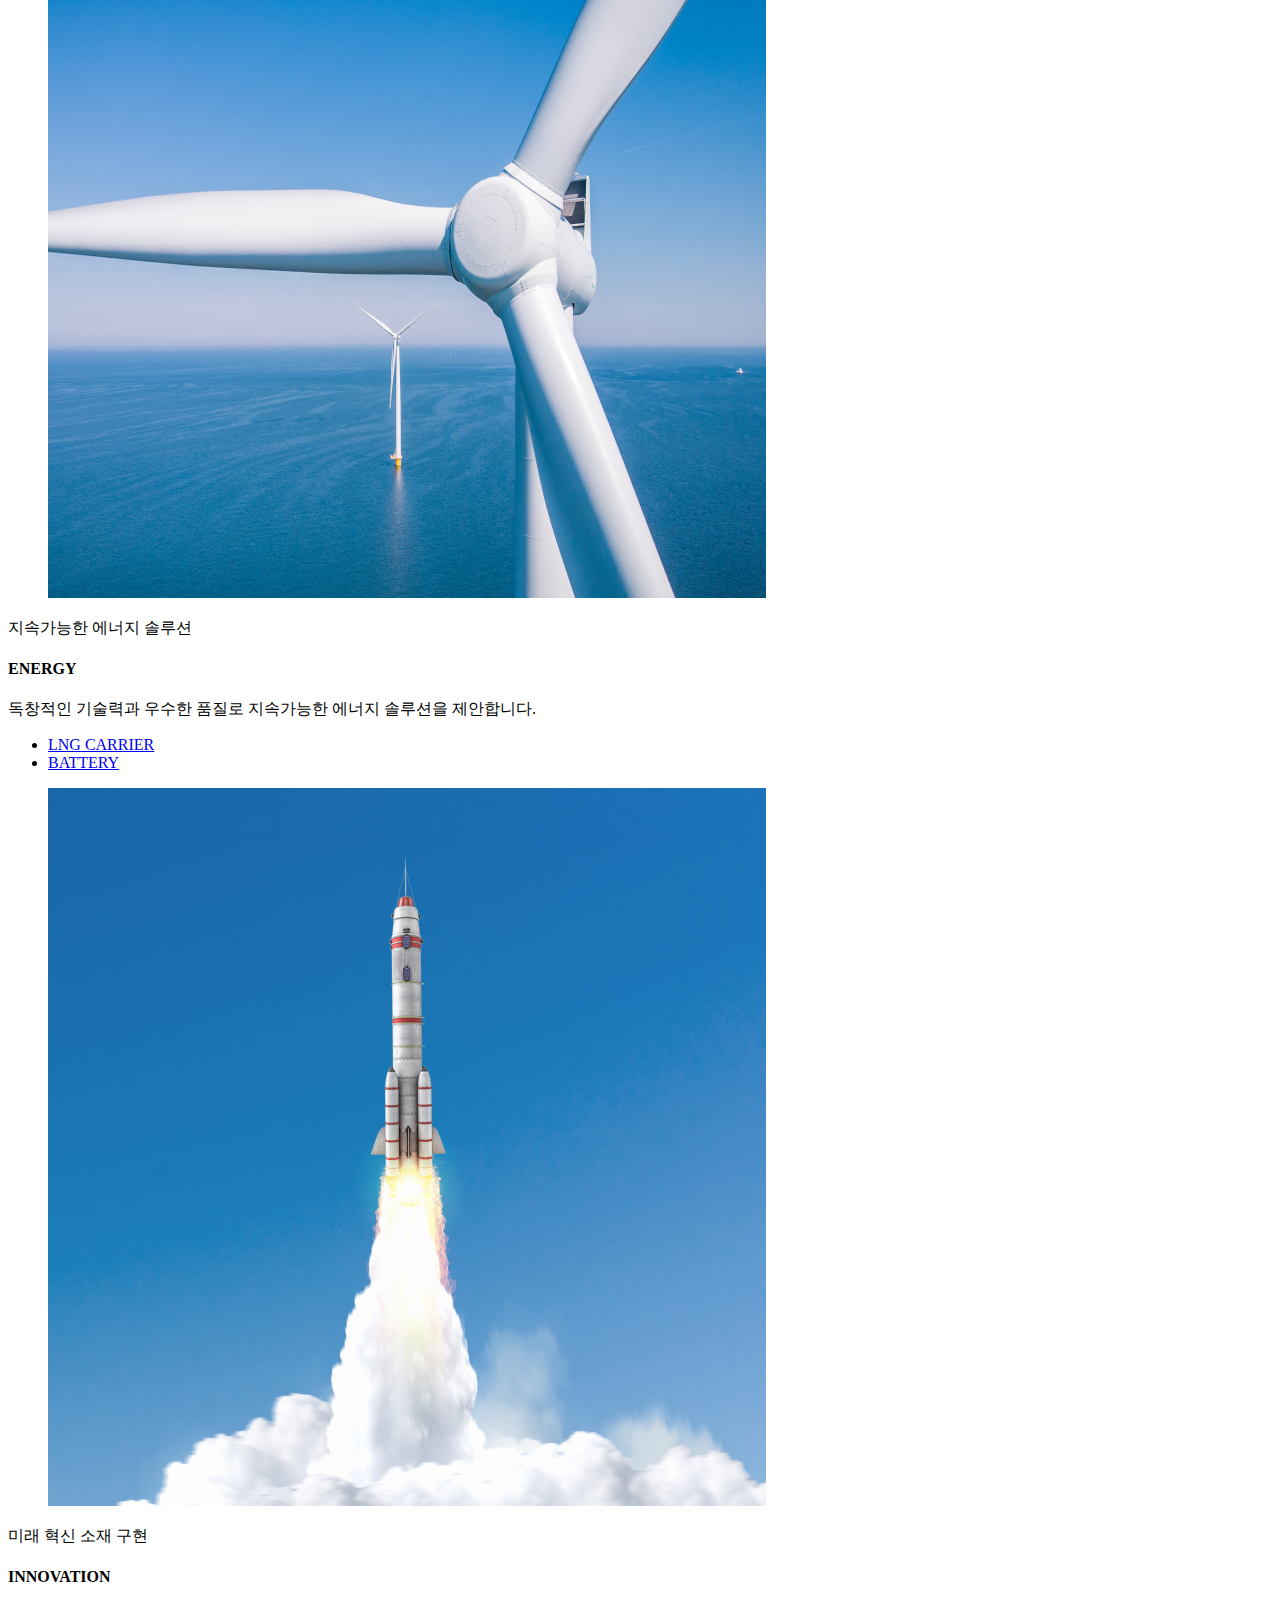
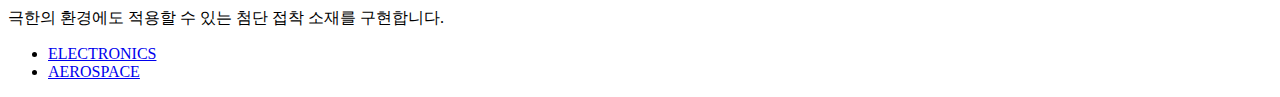
<file: unitech/html/유니테크 연습.html>
<!DOCTYPE html>
<html lang="ko">

<head>
    <meta charset="UTF-8">
    <meta http-equiv="X-UA-Compatible" content="IE=edge">
    <meta name="viewport" content="width=device-width, initial-scale=1.0">
    <title>연습</title>
    <!-- swiper css -->
    <link rel="stylesheet" href="https://cdn.jsdelivr.net/npm/swiper@9/swiper-bundle.min.css" />

    <link rel="css/연습.css" rel="stylesheet">

    <!-- Swiper JS -->
    <script src="https://cdn.jsdelivr.net/npm/swiper@9/swiper-bundle.min.js"></script>
    <script>
        /* swiper autoplay */
        window.onload = function () {
            var swiper = new Swiper(".mySwiper", {
                spaceBetween: 30,
                centeredSlides: true,
                autoplay: {
                    delay: 2500,
                    disableOnInteraction: false,
                },
                pagination: {
                    el: ".swiper-pagination",
                    clickable: true,
                },
                navigation: {
                    nextEl: ".swiper-button-next",
                    prevEl: ".swiper-button-prev",
                },
            });
        }
    </script>
</head>

<body>
    <div id="wrap">
        <header>
            <div class="inner">
                <h1>
                    <a href="#">
                        <img src="img/로고.svg" alt="" />
                    </a>
                </h1>
                <div class="menu_list">
                    <div class="menu_left">
                        <a href="#">KR</a>
                        <a href="#">EN</a>
                    </div><!-- .menu_left -->
                    <img src="img/menu.png" alt="메뉴보기" />
                </div><!-- .menu_list end -->
            </div><!-- .inner end -->
        </header>
        <main>
            <!-- Swiper -->
            <div class="swiper mySwiper">
                <div class="swiper-wrapper">
                    <div class="swiper-slide">
                        <img src="img/img1.jpg" alt="" />
                        <div class="text">
                            <h2>더 나은 미래를 위한<br />모빌리티 솔루션을 제공합니다.</h2>
                        </div><!-- .text end-->
                    </div><!-- 1 -->
                    <div class="swiper-slide">
                        <img src="img/img2.jpg" alt="" />
                        <div class="text">
                            <h2>더 나은 미래를 위한<br />모빌리티 솔루션을 제공합니다.</h2>
                        </div><!-- .text end-->
                    </div><!-- 2 -->
                    <div class="swiper-slide">
                        <img src="img/img3.jpg" alt="" />
                        <div class="text">
                            <h2>더 나은 미래를 위한<br />모빌리티 솔루션을 제공합니다.</h2>
                        </div><!-- .text end-->
                    </div><!-- 3 -->
                </div>
                <div class="swiper-button-next"></div>
                <div class="swiper-button-prev"></div>

                <div class="swiper_control">
                    <div class="swiper-pagination"></div>
                    <div class="swiper_play"><img src="img/play.png" alt="재생버튼" /></div>
                    <div class="swiper_stop"><img src="img/stop.png" alt="정지버튼" /></div>
                </div><!-- swiper_control end -->
            </div>


            <section class="cont01">
                <div class="inner">
                    <div class="title">
                        <h3><span>24년 이상의</span>
                            특수화학 솔루션 전문기업</h3>
                        <p>접착제 솔루션 전문기업 유니테크는 자동차, 조선/해양, EV, 전자 등 다양한 산업분야에서 새로운 비즈니스를 창출해 나갑니다.</p>
                    </div><!-- .title end -->
                    <div class="list">
                        <ul class="list_menu">
                            <li>MOBILITY</li>
                            <li>ENERAY</li>
                            <li>INNOVATION</li>
                        </ul><!-- .list_menu end -->
                        <div class="item">
                            <figure>
                                <img src="img/img4.jpg" alt="" />
                            </figure>
                            <div>
                                <span>첨단 모빌리티 소재의 중심</span>
                                <h4>MOBILITY</h4>
                                <p>보다 안전하고, 보다 가벼워질 수 있는 모빌리티 소재를 제공합니다.</p>
                                <ul>
                                    <li><a href="#">AUTOMOTIVE</a></li>
                                </ul>
                            </div>
                        </div><!-- .item end -->
                        <div class="item">
                            <figure>
                                <img src="img/business_slide_img2.jpg" alt="" />
                            </figure>
                            <div>
                                <span>지속가능한 에너지 솔루션</span>
                                <h4>ENERGY</h4>
                                <p>독창적인 기술력과 우수한 품질로 지속가능한 에너지 솔루션을 제안합니다.
                                </p>
                                <ul>
                                    <li><a href="#">LNG CARRIER</a></li>
                                    <li><a href="#">BATTERY</a></li>
                                </ul>
                            </div>
                        </div><!-- .item end -->

                        <div class="item">
                            <figure>
                                <img src="img/business_slide_img3.jpg" alt="" />
                            </figure>
                            <div>
                                <span>미래 혁신 소재 구현</span>
                                <h4>INNOVATION</h4>
                                <p>극한의 환경에도 적용할 수 있는 첨단 접착 소재를 구현합니다.</p>
                                <ul>
                                    <li><a href="#">ELECTRONICS</a></li>
                                    <li><a href="#">AEROSPACE</a></li>
                                </ul>
                            </div>
                        </div><!-- .item end -->
                    </div><!-- .list end -->
                </div><!-- .inner end -->
            </section><!-- .cont01 end -->
        </main>
    </div><!-- .wrap end -->
</body>

</html>
</file>
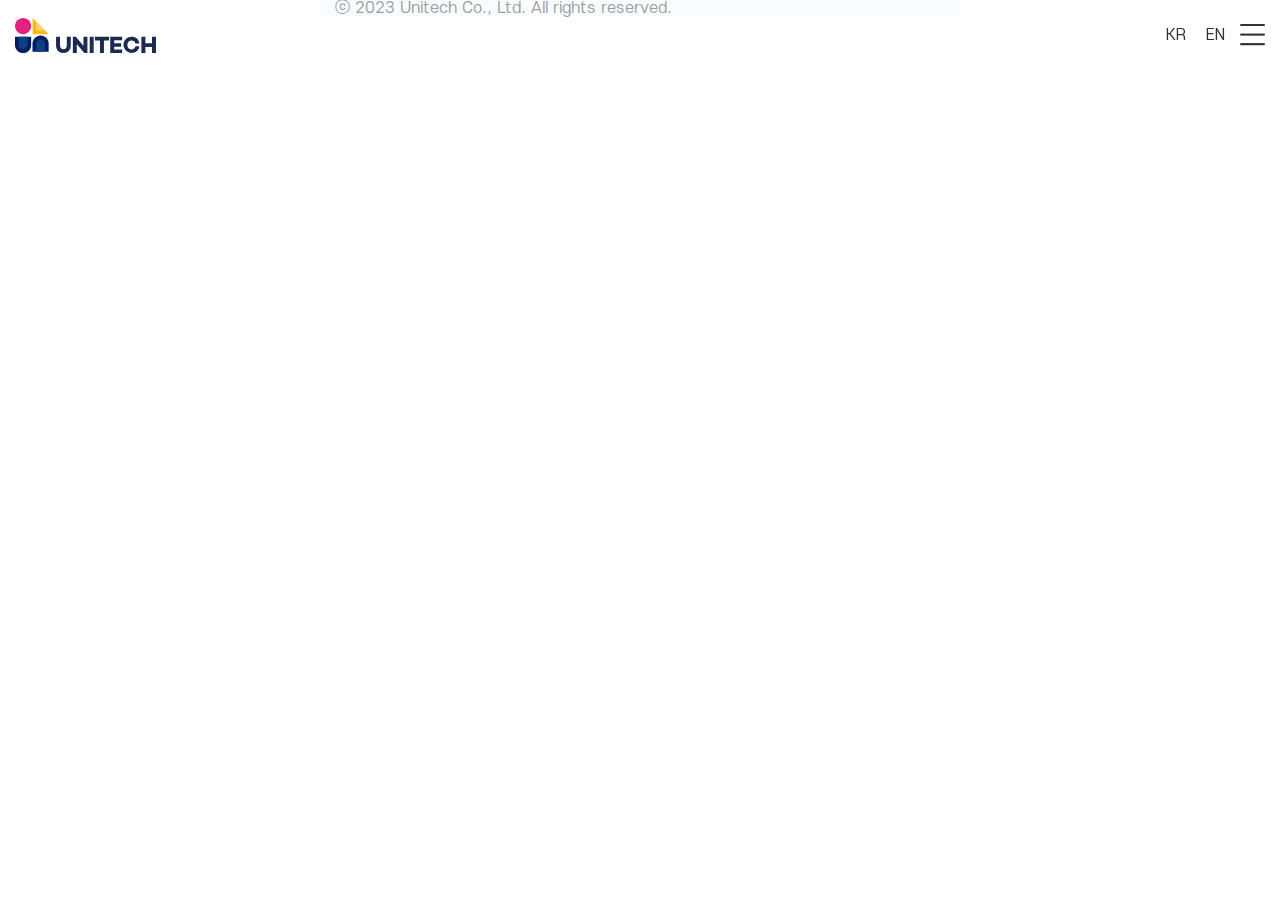
<file: unitech/html/sub/sub01.html>
<!DOCTYPE html>
<html lang="ko">
<head>
    <meta charset="UTF-8">
    <meta http-equiv="X-UA-Compatible" content="IE=edge">
    <meta name="viewport" content="width=device-width, initial-scale=1.0">
    <title>서브1</title>
    <link href="../css/sub01.css" rel="stylesheet">
</head>
<body>
    <div id="wrap">
        <!-- header -->
        <header>
            <div class="inner">
                <h1>
                    <a href="../index.html">
                        <img src="../img/logo_color.svg" alt="유니테크" />
                    </a> <!-- 폴더명이 달라서 이미지 못불러오면 ../ 추가해줌 -->
                </h1>
                <!-- 하나씩 바꿔주기 어려울때 ctrl+h 이용해 한번에 바꿔줌 -->
                <div class="menu_list">
                    <ul class="lang_list">
                        <li><a href="#">KR</a></li>
                        <li><a href="#">EN</a></li>
                    </ul><!-- .lang_list end -->
                    <img src="../img/menu.png" alt="메뉴보기" />
                </div><!-- .menu end -->
                <nav>
                    <div class="close">
                        <img src="../img/close.png" alt="메뉴닫기" />
                    </div><!-- .menu end -->
                    <ul class="gnb">
                        <li class="depth01">
                            <a href="#">사업분야</a>
                            <ul class="depth02">
                                <li><a href="#">OVERVIEW</a></li>
                                <li><a href="#">MOBILITY</a></li>
                                <li><a href="#">ENERGY</a></li>
                                <li><a href="#">INNOVATION</a></li>
                            </ul><!-- .depth02 end -->
                        </li><!-- .depth01 end -->
                        <li class="depth01">
                            <a href="#">브랜드</a>
                            <ul class="depth02">
                                <li><a href="#">OVERVIEW</a></li>
                                <li><a href="#">UniCore</a></li>
                                <li><a href="#">UniShield</a></li>
                                <li><a href="#">UniStrong</a></li>
                                <li><a href="#">UniPad</a></li>
                                <li><a href="#">ULBM Series</a></li>
                                <li><a href="#">UEA Series</a></li>
                                <li><a href="#">UniChock</a></li>
                                <li><a href="#">UniLight</a></li>
                            </ul><!-- .depth02 end -->
                        </li><!-- .depth01 end -->
                        <li class="depth01">
                            <a href="#">기업소개</a>
                            <ul class="depth02">
                                <li><a href="#">기업소개</a></li>
                                <li><a href="#">연혁/수상인증</a></li>
                                <li><a href="#">R&D</a></li>
                                <li><a href="#">사업장</a></li>
                                <li><a href="#">Corporate Identity</a></li>
                                <li><a href="#">Uni-in</a></li>
                            </ul><!-- .depth02 end -->
                        </li><!-- .depth01 end -->
                        <li class="depth01">
                            <a href="#">지속가능경영</a>
                            <ul class="depth02">
                                <li><a href="#">지속가능경영</a></li>
                            </ul><!-- .depth02 end -->
                        </li><!-- .depth01 end -->

                        <li class="depth01">
                            <a href="#">홍보센터</a>
                            <ul class="depth02">
                                <li><a href="#">NEWS</a></li>
                                <li><a href="#">홍보영상</a></li>
                                <li><a href="#">기업소개서</a></li>
                            </ul><!-- .depth02 end -->
                        </li><!-- .depth01 end -->

                        <li class="depth01">
                            <a href="#">고객문의</a>
                            <ul class="depth02">
                                <li><a href="#">고객문의</a></li>
                            </ul><!-- .depth02 end -->
                        </li><!-- .depth01 end -->
                    </ul>
                </nav><!-- .gnb end -->
            </div><!-- inner end -->
        </header>

        <main>
            <!-- sub01대한 내용 작성 -->
        </main>
        
        <!-- footer -->
        <footer>
            <p class="inner">ⓒ 2023 Unitech Co., Ltd. All rights reserved.</p>
        </footer>
    </div><!-- #wrap end -->
</body>
</html>
</file>
<file: unitech/html/css/유니테크실습.css>
@charset "utf-8";

* {
    margin: 0;
    padding: 0;
    box-sizing: border-box;
}

li {
    list-style: none;
}

a {
    text-decoration: none;
    color: inherit;
}

body {
    color: #333;
    line-height: 1;
    overflow-x: hidden;
}

header {
    width: 100%;
    height: 70px;
    background-color: #ffffffa6;
    position: fixed;
    top: 0;
    left: 0;
    z-index: 9;
}

header .inner h1 {
    display: flex;
    align-items: center;
}

header .inner {
    width: calc(100% - 30px);
    height: 70px;
    margin: 0 auto;
    display: flex;
    justify-content: space-between;
}

header .inner .menu_list {
    display: flex;
    align-items: center;

}

header .inner .menu_list img {
    width: 25px;
}

header .inner .menu_list .menu_left {
    margin-right: 20px;
}

header .inner .menu_list .menu_left a {
    margin-left: 10px;
}

.swiper-slide {
    width: 100%;
    height: 100vh;
}

.swiper-slide img {
    width: 100%;
    height: 100%;
    object-fit: cover;
}

.swiper-slide .inner {
    position: absolute;
    top: 50%;
    left: 51%;
    transform: translate(-50%, -50%);
    color: #fff;
    z-index: 9;
    width: 100%;
}

.swiper-slide .inner h2 {
    font-weight: bold;
    font-size: 33px;
    line-height: 1.3;
}

.swiper-button-next,
.swiper-button-prev {
    width: 40px;
    height: 40px;
}

.swiper-button-next:after,
.swiper-rtl .swiper-button-prev:after {
    content: '';
    width: 40px;
    height: 40px;
    background-image: url('../img/right_icon.png');
    background-repeat: no-repeat;
    background-size: 100% 100%;
}

.swiper-button-prev:after,
.swiper-rtl .swiper-button-next:after {
    content: '';
    width: 40px;
    height: 40px;
    background-image: url('../img/right_icon.png');
    background-repeat: no-repeat;
    background-size: 100% 100%;
    transform: rotate(-180deg)
}

.swiper.mySwiper {
    position: relative;
}

.swiper.mySwiper .swiper_control {
    position: absolute;
    bottom: 2px;
    left: 50%;
    transform: translate(-50%);
    z-index: 10000;
    /* z-index는 포지션 값이 있을 때 이동 */
    display: flex;
    margin-left: 50px;
}
.swiper.mySwiper .swiper_control div.swiper-play {
    display: none;
}
.swiper.mySwiper .swiper_control img {
   width: 20px;
}

.cont01 {
    padding: 100px 0;
}

.cont01 .inner {
    width: calc(100% - 30px);
    margin: 0 auto;
}

.cont01 .inner .title.on {
    opacity: 1;
    transition: 0.7s 0.2s;
    transform: translateX(0);
}

.cont01 .inner .title {
    opacity: 0;
    transform: translateX(100px);
}

.cont01 .inner .title h3 {
    font-size: 30px;
    color: #0E2071;
    line-height: 1.3;
}

.cont01 .inner .title h3 span {
    color: #838383;
    display: block;
}

.cont01 .inner .title P {
    margin: 30px 0 80px;
}

.cont01 .inner .list .menu {
    font-size: 14px;
    display: flex;
    margin-bottom: 40px;
}

.cont01 .inner .list .menu li {
    margin-right: 20px;
    position: relative;
}
.cont01 .inner .list .menu li.on::after {
    content: '';
    width: 40px;
    height: 40px;
    background-color: #dbe2ff;
    border-radius: 50%;
    z-index: -1;
    position: absolute;
    top: -10px;
    left: -10px;
}

.cont01 .list .item {
    display: none;
}

.cont01 .list .item.on {
    display: block;
}

.cont01 .list .item figure {
    height: 350px;
}

.cont01 .list .item figure img {
    width: 100%;
    height: 100%;
    object-fit: cover;
}

.cont01 .list .item div {
    margin-top: 30px;
}

.cont01 .list .item div h4 {
    font-size: 40px;
    margin: 10px 0 20px;
}

.cont01 .list .item div p {
    font-size: 14px;
    margin-bottom: 40px;
}

.cont01 .list .item div a {
    background-color: #eee;
    font-size: 13px;
    padding: 7px 10px;
    border-radius: 20px;
    letter-spacing: 1px;
    display: inline-block;
}

.cont02 {
    background-color: #101E5D;
    color: #fff;
}

.cont02 .inner {
    width: calc(100% - 30px);
    margin: 0 auto;
    padding: 100px 0;
}

.cont02 .inner h3 {
    font-size: 22px;
    line-height: 1.5;
    opacity: 0;
    transform: translateY(100px);
}

.cont02 .inner h3.on {
    opacity: 1;
    /* 안보이게 만듦, opacity: 0 완전보임*/
    transform: translateY(0);
    transition: 0.7s 0.5s;
    
}

.cont02 .text_list {
    display: flex;
    flex-wrap: wrap;
}

.cont02 .text_list div {
    width: calc(100% / 2);
    margin-top: 70px;
    text-align: center;
}

.cont02 .text_list div strong {
    font-size: 60px;
}

.cont02 .text_list div span {
    font-size: 14px;
    font-weight: 400;
}

.cont02 .text_list div p {
    font-size: 14px;
    margin-top: 20px;
}

.cont02 .text_end {
    height: 520px;
    background: url('../img/img7.jpg') center center / cover no-repeat;
}

.cont02 .text_end p {
    font-size: 22px;
    line-height: 1.5;
    width: calc(100% - 30px);
    margin: 0 auto;
    padding: 100px 0;
}

footer {
    font-size: 13px;
    padding: 50px 0;
}

footer .inner {
    width: calc(100% - 30px);
    margin: 0 auto;
}
</file>
<file: unitech/html/css/sub01.css>
@charset "utf-8";
@import url('common.css');
</file>
<file: sub/unitech/html/css/main.css>
@charset "utf-8";
@import url('common.css');
/* css파일을 css에서 연결하는 방법 */

/* main_visual */
.main_visual {
    height: 100vh;
}
.main_visual .swiper-slide {}
.main_visual .swiper-slide  img {
    width: 100%;
    height: 100%;
    object-fit: cover;
    /* 내가 원하는 공간에 이미지를 가득 채울때만
    object-fit: cover; 
    아이콘에는  object-fit: cover; 사용 X*/
}
.main_visual .swiper-slide div {
    position: absolute;
    top: 50%;
    left: 50%;
    transform: translate(-50%, -50%);
    font-size: 22px;
    color: #ffffff;
    line-height: 1.3;
   
}
.main_visual .swiper-slide img div h2 {}

.main_visual .swiper_control {
    position: absolute;
    left: 50%;
    bottom: 2px;
    z-index: 11;
    margin-left: 50px;
}
.main_visual .swiper_control div.swiper-play {
    display: none;
}
.main_visual .swiper_control div img {
    width: 20px;
}

/* .business */
.business {
    padding: 100px 0;
}
.business .title h3 {
    font-size: 30px;
    color: #0e2071;
}
.business .title span {
    display: block; /* 뒤 글씨떨어트림 */
    color: #838383;
}
</file>
